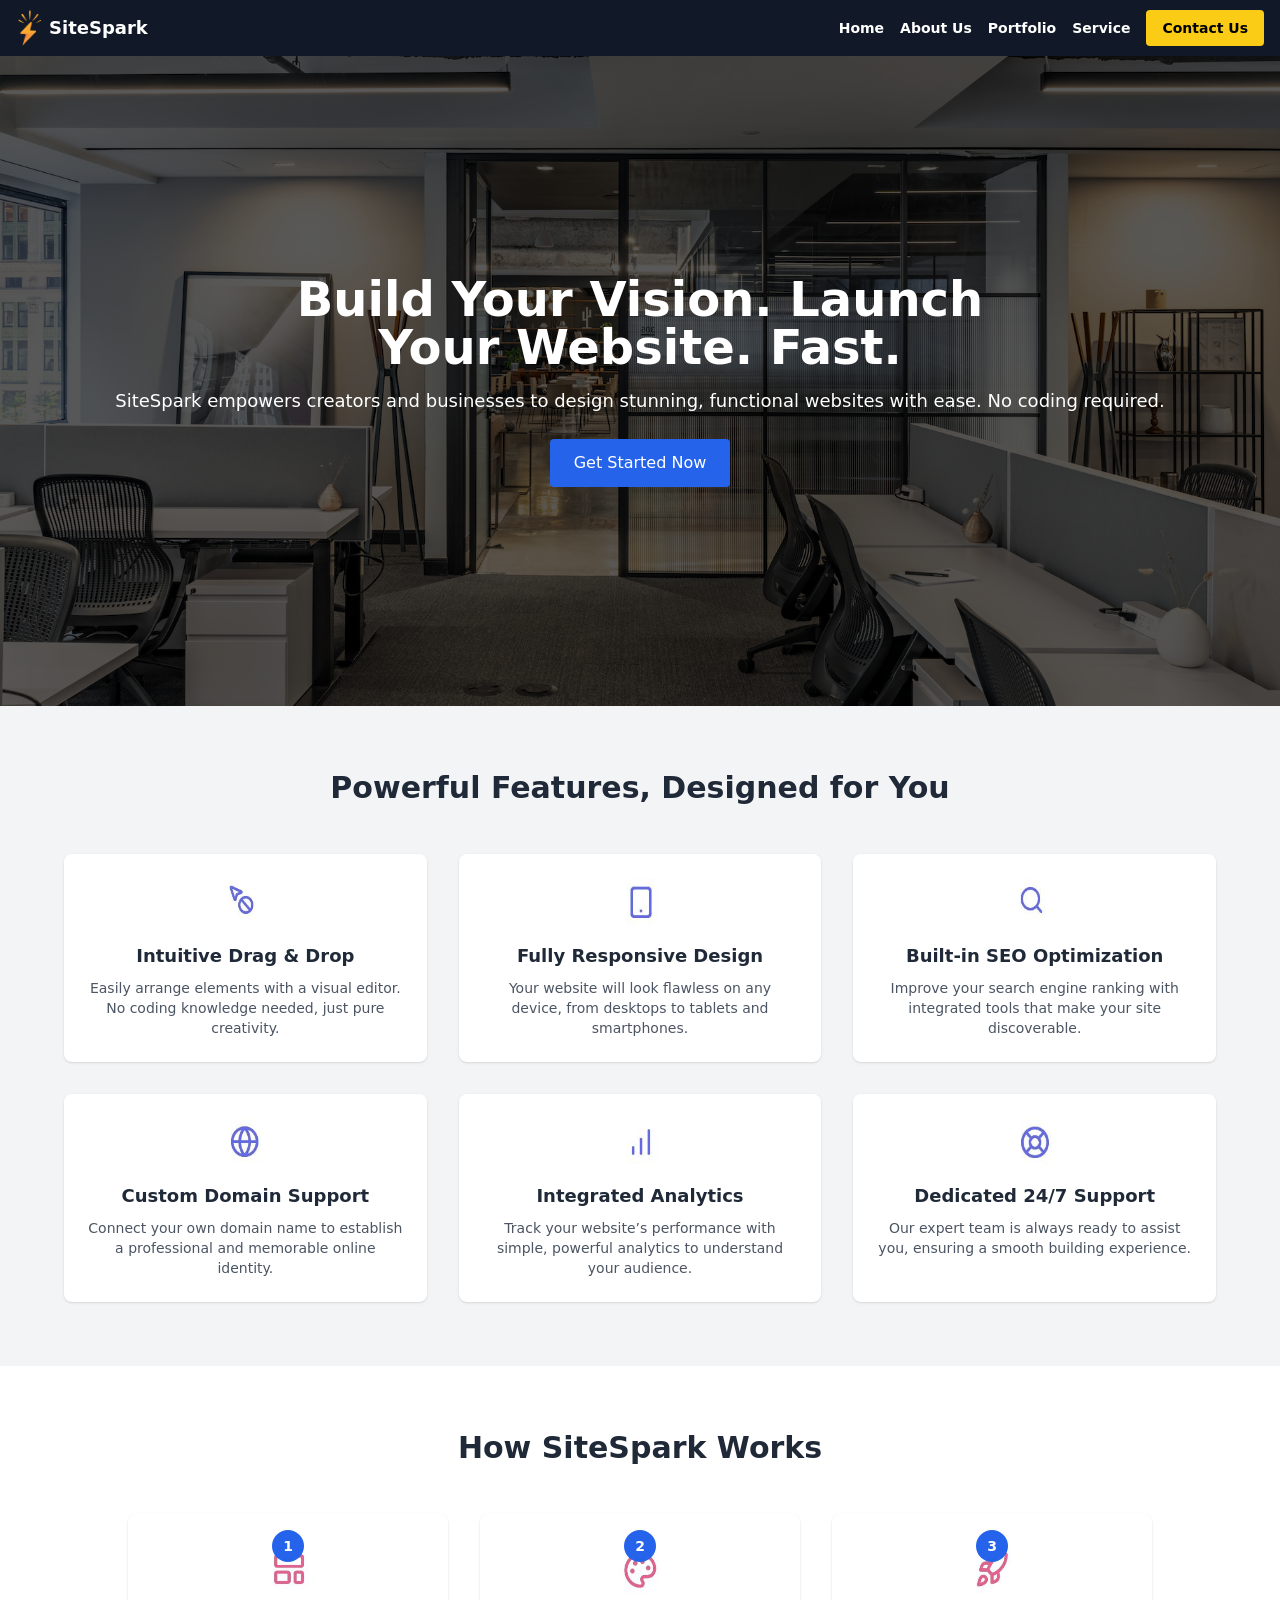
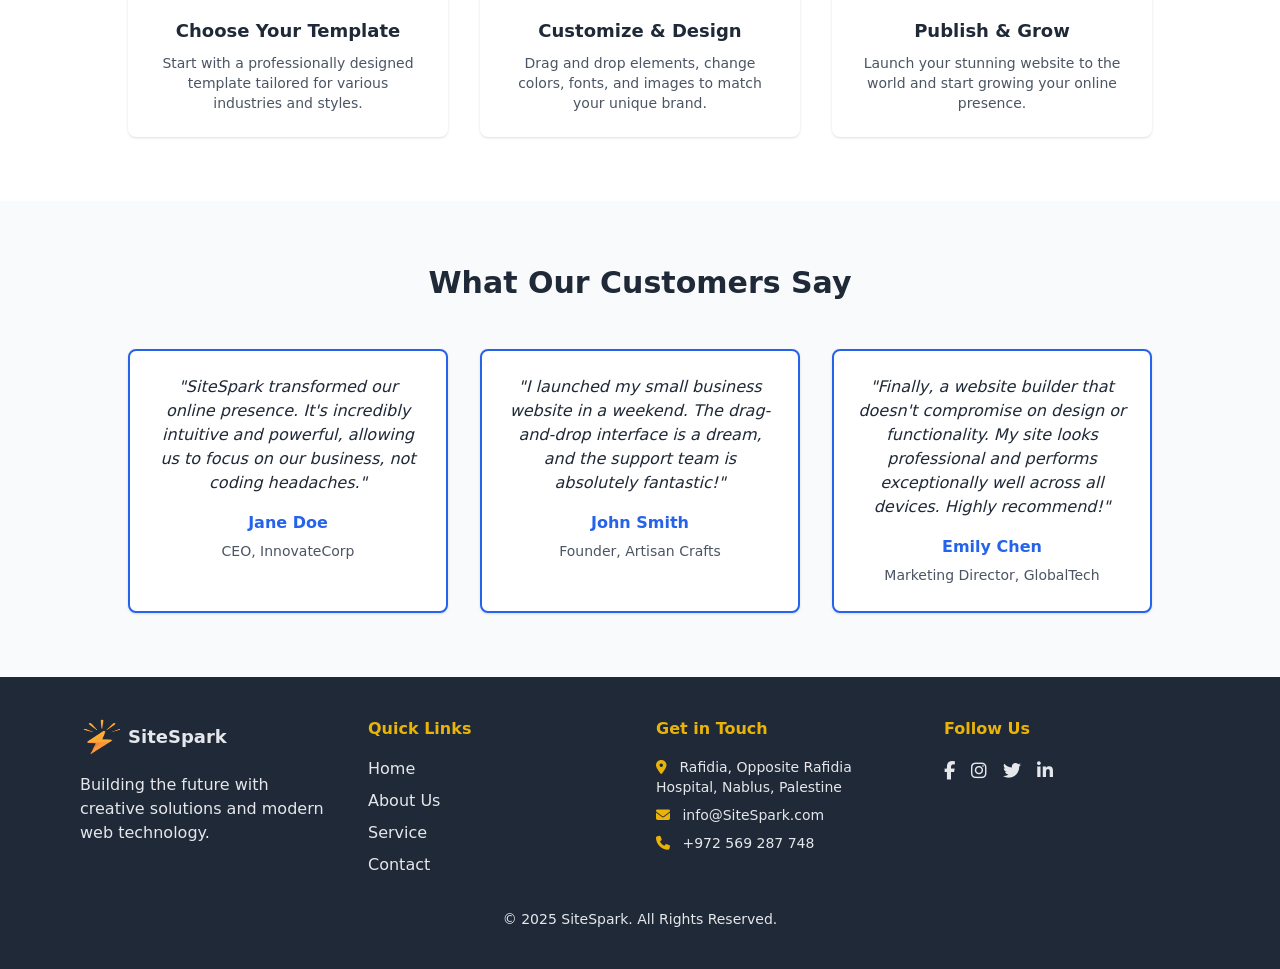
<file: ass3/src/index.html>
<!DOCTYPE html>
<html lang="en">
  <head>
    <meta charset="UTF-8" />
    <meta name="viewport" content="width=device-width, initial-scale=1.0" />
    <title>Site Spark</title>
    <link rel="stylesheet" href="./style/output.css" />
    <link rel="stylesheet" href="https://cdnjs.cloudflare.com/ajax/libs/font-awesome/6.5.0/css/all.min.css" />
  </head>
  <body class="bg-white text-gray-800">

    <nav class="bg-gray-900 text-white shadow-sm py-2 text-sm">
      <div class="container mx-auto flex items-center justify-between px-4">
        <a href="#" class="flex items-center">
          <img src="./images/SiteSpark.png" alt="Logo" class="h-10 mr-2" />
          <span class="font-bold text-lg">SiteSpark</span>
        </a>
        <div class="hidden md:flex items-center space-x-4">
          <a href="./index.html" class="hover:text-yellow-400 font-semibold">Home</a>
          <a href="./Pages/About.html" class="hover:text-yellow-400 font-semibold">About Us</a>
          <a href="./Pages/Portfolio.html" class="hover:text-yellow-400 font-semibold">Portfolio</a>
          <a href="./Pages/Service.html" class="hover:text-yellow-400 font-semibold">Service</a>
          <a href="./Pages/Contact.html" class="bg-yellow-400 text-black px-4 py-2 rounded hover:bg-yellow-500 font-semibold">Contact Us</a>
        </div>
        <button class="md:hidden" onclick="document.getElementById('mobileMenu').classList.toggle('hidden')">
          <i class="fa-solid fa-bars text-white text-xl"></i>
        </button>
      </div>

      <div id="mobileMenu" class="hidden md:hidden px-4 pb-4 bg-gray-900 flex flex-col space-y-2">
        <a href="./index.html" class="hover:text-yellow-400 font-semibold block">Home</a>
        <a href="./Pages/About.html" class="hover:text-yellow-400 font-semibold block">About Us</a>
        <a href="./Pages/Portfolio.html" class="hover:text-yellow-400 font-semibold block">Portfolio</a>
        <a href="/src/Pages/Service.html" class="hover:text-yellow-400 font-semibold block">Service</a>
        <a href="./Pages/contact.html" class="bg-yellow-400 text-black px-4 py-2 rounded hover:bg-yellow-500 font-semibold block text-center">Contact Us</a>
      </div>
    </nav>

    <section class="relative bg-center bg-cover h-[650px] flex items-center justify-center text-center px-4" style="background-image: url('./images/office2.jpg');">
      <div class="absolute inset-0 bg-black bg-opacity-65"></div>
      <div class="relative text-white">
        <h1 class="text-4xl md:text-5xl font-bold mb-4 leading-relaxed">Build Your Vision. Launch<br>Your Website. Fast.</h1>
        <p class="text-lg mb-6">SiteSpark empowers creators and businesses to design stunning, functional websites with ease. No coding required.</p>
        <button class="bg-blue-600 hover:bg-blue-700 text-white px-6 py-3 rounded transition">Get Started Now</button>
      </div>
    </section>

    <section class="bg-gray-100 py-16 px-4 text-center">
      <h2 class="text-3xl font-bold mb-12">Powerful Features, Designed for You</h2>
      <div class="grid gap-8 md:grid-cols-2 lg:grid-cols-3 max-w-6xl mx-auto">
        <div class="bg-white p-6 rounded-lg shadow hover:-translate-y-1 hover:shadow-lg transition">
          <img src="./images/Selection.jpg" alt="Drag and Drop" class="w-12 h-12 mx-auto mb-4" />
          <h3 class="text-lg font-semibold mb-2">Intuitive Drag & Drop</h3>
          <p class="text-sm text-gray-600">Easily arrange elements with a visual editor. No coding knowledge needed, just pure creativity.</p>
        </div>
        <div class="bg-white p-6 rounded-lg shadow hover:-translate-y-1 hover:shadow-lg transition">
          <img src="./images/Selection (1).jpg" alt="Responsive Design" class="w-12 h-12 mx-auto mb-4" />
          <h3 class="text-lg font-semibold mb-2">Fully Responsive Design</h3>
          <p class="text-sm text-gray-600">Your website will look flawless on any device, from desktops to tablets and smartphones.</p>
        </div>
        <div class="bg-white p-6 rounded-lg shadow hover:-translate-y-1 hover:shadow-lg transition">
          <img src="./images/Selection (2).jpg" alt="SEO Optimization" class="w-12 h-12 mx-auto mb-4" />
          <h3 class="text-lg font-semibold mb-2">Built-in SEO Optimization</h3>
          <p class="text-sm text-gray-600">Improve your search engine ranking with integrated tools that make your site discoverable.</p>
        </div>
        <div class="bg-white p-6 rounded-lg shadow hover:-translate-y-1 hover:shadow-lg transition">
          <img src="./images/Selection (3).jpg" alt="Custom Domain" class="w-12 h-12 mx-auto mb-4" />
          <h3 class="text-lg font-semibold mb-2">Custom Domain Support</h3>
          <p class="text-sm text-gray-600">Connect your own domain name to establish a professional and memorable online identity.</p>
        </div>
        <div class="bg-white p-6 rounded-lg shadow hover:-translate-y-1 hover:shadow-lg transition">
          <img src="./images/Selection (4).jpg" alt="Analytics" class="w-12 h-12 mx-auto mb-4" />
          <h3 class="text-lg font-semibold mb-2">Integrated Analytics</h3>
          <p class="text-sm text-gray-600">Track your website’s performance with simple, powerful analytics to understand your audience.</p>
        </div>
        <div class="bg-white p-6 rounded-lg shadow hover:-translate-y-1 hover:shadow-lg transition">
          <img src="./images/Selection (5).jpg" alt="24/7 Support" class="w-12 h-12 mx-auto mb-4" />
          <h3 class="text-lg font-semibold mb-2">Dedicated 24/7 Support</h3>
          <p class="text-sm text-gray-600">Our expert team is always ready to assist you, ensuring a smooth building experience.</p>
        </div>
      </div>
    </section>

    <section class="py-16 px-4 text-center">
      <h2 class="text-3xl font-bold mb-12">How SiteSpark Works</h2>
      <div class="grid gap-8 md:grid-cols-3 max-w-5xl mx-auto">
        <div class="bg-white p-6 rounded-lg shadow hover:-translate-y-1 hover:shadow-lg transition">
          <div class="relative inline-block mb-4">
            <span class="absolute -top-2 left-1/2 transform -translate-x-1/2 bg-blue-600 text-white rounded-full w-8 h-8 flex items-center justify-center text-sm font-bold">1</span>
            <img src="./images/Selection (6).jpg" alt="Choose Template" class="w-12 h-12 mx-auto mt-2" />
          </div>
          <h3 class="text-lg font-semibold mb-2">Choose Your Template</h3>
          <p class="text-sm text-gray-600">Start with a professionally designed template tailored for various industries and styles.</p>
        </div>
        <div class="bg-white p-6 rounded-lg shadow hover:-translate-y-1 hover:shadow-lg transition">
          <div class="relative inline-block mb-4">
            <span class="absolute -top-2 left-1/2 transform -translate-x-1/2 bg-blue-600 text-white rounded-full w-8 h-8 flex items-center justify-center text-sm font-bold">2</span>
            <img src="./images/Selection (9).jpg" alt="Customize Design" class="w-12 h-12 mx-auto mt-2" />
          </div>
          <h3 class="text-lg font-semibold mb-2">Customize & Design</h3>
          <p class="text-sm text-gray-600">Drag and drop elements, change colors, fonts, and images to match your unique brand.</p>
        </div>
        <div class="bg-white p-6 rounded-lg shadow hover:-translate-y-1 hover:shadow-lg transition">
          <div class="relative inline-block mb-4">
            <span class="absolute -top-2 left-1/2 transform -translate-x-1/2 bg-blue-600 text-white rounded-full w-8 h-8 flex items-center justify-center text-sm font-bold">3</span>
            <img src="./images/Selection (8).jpg" alt="Publish" class="w-12 h-12 mx-auto mt-2" />
          </div>
          <h3 class="text-lg font-semibold mb-2">Publish & Grow</h3>
          <p class="text-sm text-gray-600">Launch your stunning website to the world and start growing your online presence.</p>
        </div>
      </div>
    </section>

    <section class="py-16 px-4 text-center bg-gray-50">
      <h2 class="text-3xl font-bold mb-12">What Our Customers Say</h2>
      <div class="flex flex-wrap justify-center gap-8 max-w-5xl mx-auto">
        <div class="bg-white border-2 border-blue-600 rounded-lg p-6 w-full md:w-80 shadow hover:-translate-y-1 hover:shadow-lg transition">
          <p class="italic mb-4">"SiteSpark transformed our online presence. It's incredibly intuitive and powerful, allowing us to focus on our business, not coding headaches."</p>
          <h4 class="font-bold text-blue-600 mb-1">Jane Doe</h4>
          <span class="text-sm text-gray-600">CEO, InnovateCorp</span>
        </div>
        <div class="bg-white border-2 border-blue-600 rounded-lg p-6 w-full md:w-80 shadow hover:-translate-y-1 hover:shadow-lg transition">
          <p class="italic mb-4">"I launched my small business website in a weekend. The drag-and-drop interface is a dream, and the support team is absolutely fantastic!"</p>
          <h4 class="font-bold text-blue-600 mb-1">John Smith</h4>
          <span class="text-sm text-gray-600">Founder, Artisan Crafts</span>
        </div>
        <div class="bg-white border-2 border-blue-600 rounded-lg p-6 w-full md:w-80 shadow hover:-translate-y-1 hover:shadow-lg transition">
          <p class="italic mb-4">"Finally, a website builder that doesn't compromise on design or functionality. My site looks professional and performs exceptionally well across all devices. Highly recommend!"</p>
          <h4 class="font-bold text-blue-600 mb-1">Emily Chen</h4>
          <span class="text-sm text-gray-600">Marketing Director, GlobalTech</span>
        </div>
      </div>
    </section>

    <footer class="bg-gray-800 text-gray-200 py-10">
      <div class="max-w-6xl mx-auto px-4 grid grid-cols-1 md:grid-cols-4 gap-8">
        <div>
          <div class="flex items-center mb-4">
            <img src="./images/SiteSpark.png" alt="Logo" class="w-10 h-10 mr-2" />
            <span class="font-bold text-lg">SiteSpark</span>
          </div>
          <p>Building the future with creative solutions and modern web technology.</p>
        </div>
        <div>
          <h4 class="font-semibold mb-4 text-yellow-500">Quick Links</h4>
          <ul class="space-y-2">
            <li><a href="/src/index.html" class="hover:text-yellow-400">Home</a></li>
            <li><a href="./Pages/About.html" class="hover:text-yellow-400">About Us</a></li>
            <li><a href="./Pages/Service.html" class="hover:text-yellow-400">Service</a></li>
            <li><a href="./Pages/Contact.html" class="hover:text-yellow-400">Contact</a></li>
          </ul>
        </div>
        <div>
          <h4 class="font-semibold mb-4 text-yellow-500">Get in Touch</h4>
          <ul class="space-y-2 text-sm">
            <li><i class="fa-solid fa-location-dot mr-2 text-yellow-500"></i> Rafidia, Opposite Rafidia Hospital, Nablus, Palestine</li>
            <li><i class="fa-solid fa-envelope mr-2 text-yellow-500"></i> info@SiteSpark.com</li>
            <li><i class="fa-solid fa-phone mr-2 text-yellow-500"></i> +972 569 287 748</li>
          </ul>
        </div>
        <div>
          <h4 class="font-semibold mb-4 text-yellow-500">Follow Us</h4>
          <div class="flex space-x-4 text-lg">
            <a href="#"><i class="fa-brands fa-facebook-f hover:text-yellow-400"></i></a>
            <a href="#"><i class="fa-brands fa-instagram hover:text-yellow-400"></i></a>
            <a href="#"><i class="fa-brands fa-twitter hover:text-yellow-400"></i></a>
            <a href="#"><i class="fa-brands fa-linkedin-in hover:text-yellow-400"></i></a>
          </div>
        </div>
      </div>
      <div class="text-center mt-8 text-sm">
        © 2025 SiteSpark. All Rights Reserved.
      </div>
    </footer>

  </body>
</html>
</file>
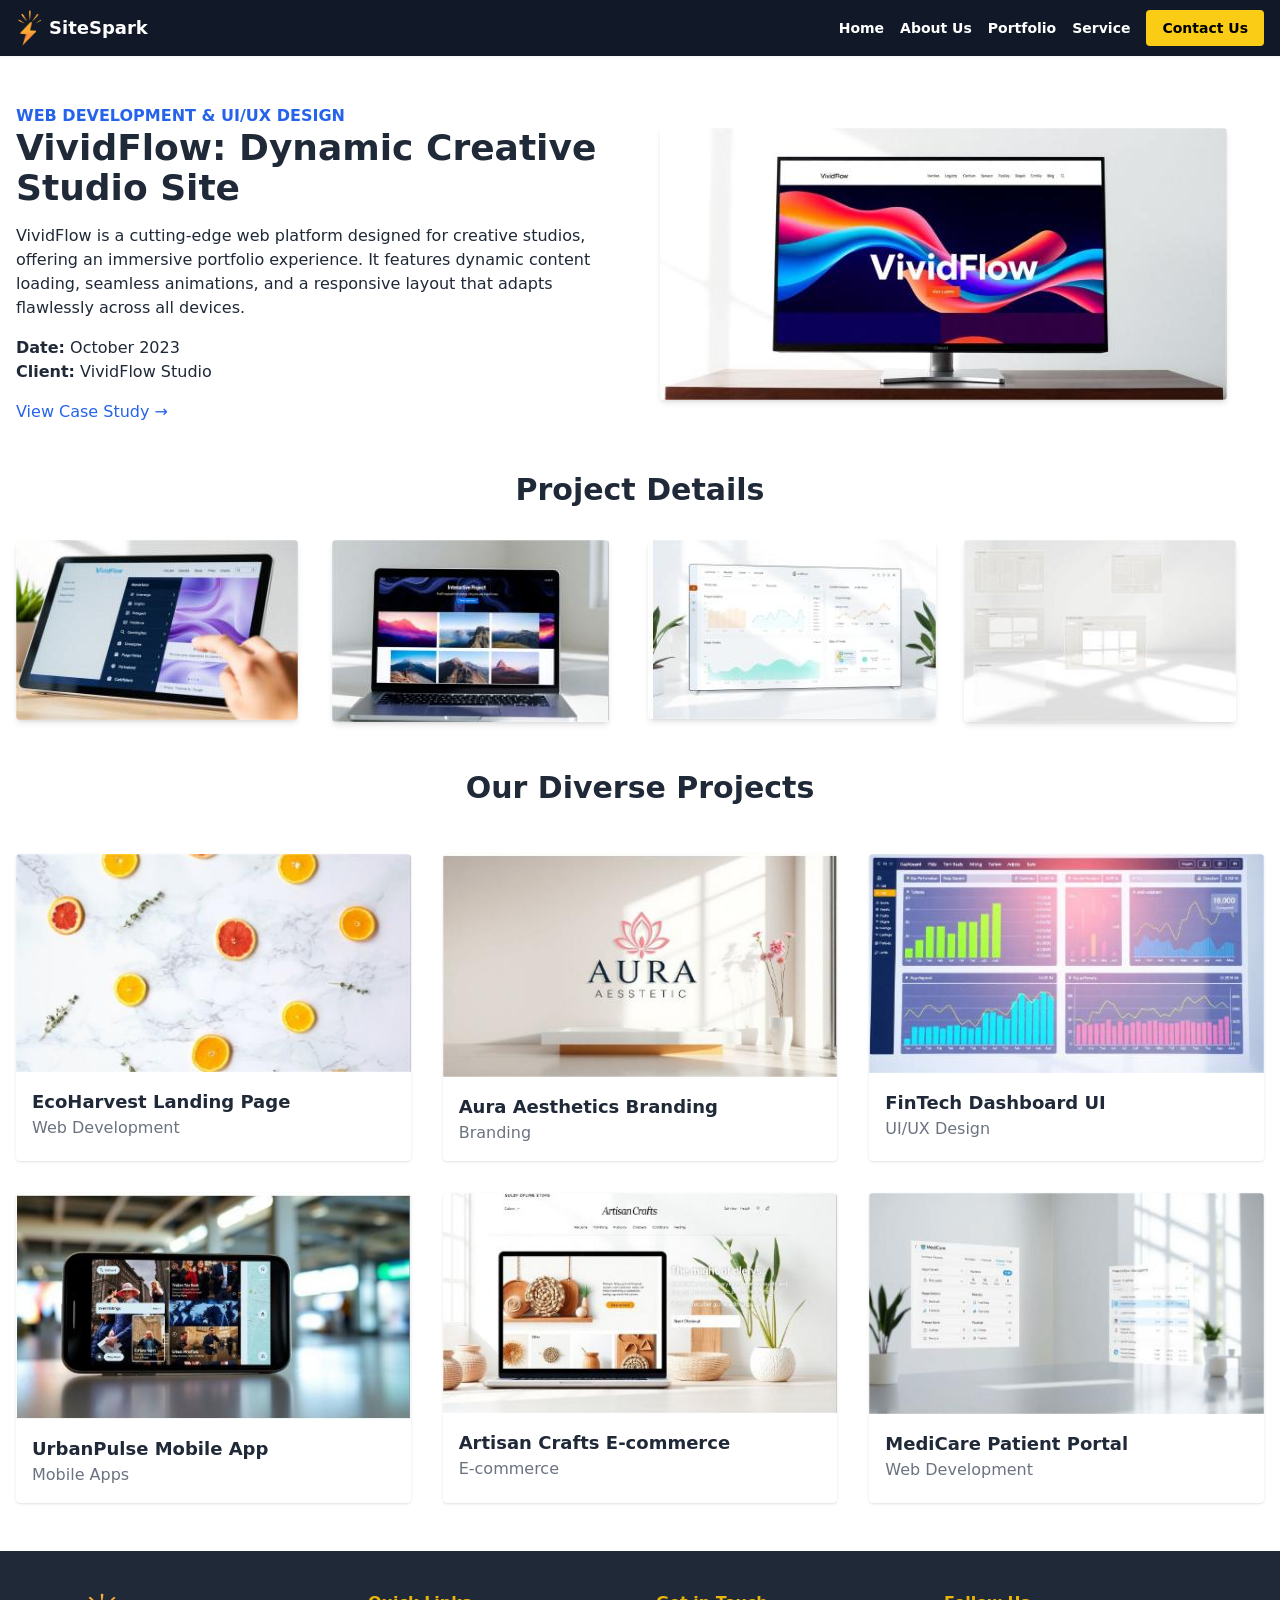
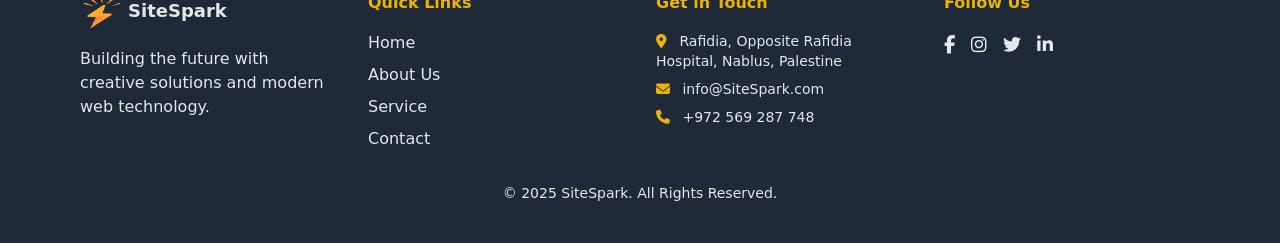
<file: ass3/src/Pages/Portfolio.html>
<!DOCTYPE html>
<html lang="en">
<head>
  <meta charset="UTF-8" />
  <meta name="viewport" content="width=device-width, initial-scale=1.0" />
  <title>Site Spark</title>
  <link rel="stylesheet" href="../style/output.css" />
  <link rel="stylesheet" href="https://cdnjs.cloudflare.com/ajax/libs/font-awesome/6.1.1/css/all.min.css" /> 
  <link rel="stylesheet" href="https://unpkg.com/aos@2.3.4/dist/aos.css" />
  <link rel="stylesheet" href="../style/Global.css" />
</head>
<body class="font-sans text-gray-800">

<nav class="bg-gray-900 text-white shadow-sm py-2 text-sm">
  <div class="container mx-auto flex items-center justify-between px-4">
    <a href="#" class="flex items-center">
      <img src="../images/SiteSpark.png" alt="Logo" class="h-10 mr-2" />
      <span class="font-bold text-lg">SiteSpark</span>
    </a>
    <div class="hidden md:flex items-center space-x-4">
      <a href="/src/index.html" class="hover:text-yellow-400 font-semibold">Home</a>
      <a href="./About.html" class="hover:text-yellow-400 font-semibold">About Us</a>
      <a href="./Portfolio.html" class="hover:text-yellow-400 font-semibold">Portfolio</a>
      <a href="./Service.html" class="hover:text-yellow-400 font-semibold">Service</a>
      <a href="./Contact.html" class="bg-yellow-400 text-black px-4 py-2 rounded hover:bg-yellow-500 font-semibold">Contact Us</a>
    </div>
    <button class="md:hidden" onclick="document.getElementById('mobileMenu').classList.toggle('hidden')">
      <i class="fa-solid fa-bars text-white text-xl"></i>
    </button>
  </div>
  <div id="mobileMenu" class="hidden md:hidden px-4 pb-4 bg-gray-900 flex flex-col space-y-2">
    <a href="/src/index.html" class="hover:text-yellow-400 font-semibold">Home</a>
    <a href="./About.html" class="hover:text-yellow-400 font-semibold">About Us</a>
    <a href="./Portfolio.html" class="hover:text-yellow-400 font-semibold">Portfolio</a>
    <a href="./Service.html" class="hover:text-yellow-400 font-semibold">Service</a>
    <a href="./Contact.html" class="bg-yellow-400 text-black px-4 py-2 rounded hover:bg-yellow-500 font-semibold">Contact Us</a>
  </div>
</nav>

<section class="container mx-auto px-4 py-12" data-aos="fade-up">
  <div class="grid md:grid-cols-2 gap-10 items-center">
    <div data-aos="fade-right">
      <p class="uppercase text-blue-600 font-semibold">Web Development & UI/UX Design</p>
      <h1 class="text-3xl md:text-4xl font-bold mb-4">VividFlow: Dynamic Creative Studio Site</h1>
      <p class="mb-4">VividFlow is a cutting-edge web platform designed for creative studios, offering an immersive portfolio experience. It features dynamic content loading, seamless animations, and a responsive layout that adapts flawlessly across all devices.</p>
      <div class="mb-4">
        <p><strong>Date:</strong> October 2023</p>
        <p><strong>Client:</strong> VividFlow Studio</p>
      </div>
      <a href="#" class="text-blue-600 hover:underline">View Case Study →</a>
    </div>
    <div data-aos="fade-left">
      <img src="../images/Selection (28).jpg" alt="VividFlow Monitor" class="rounded shadow-md" />
    </div>
  </div>
</section>

<section class="container mx-auto px-4 pb-12" data-aos="fade-up">
  <h2 class="text-3xl font-bold text-center mb-8">Project Details</h2>
  <div class="grid grid-cols-2 md:grid-cols-4 gap-4">
    <img src="../images/Selection (29).jpg" alt="Screenshot 1" class="rounded shadow-md" />
    <img src="../images/Selection (30).jpg" alt="Screenshot 2" class="rounded shadow-md" />
    <img src="../images/Selection (31).jpg" alt="Screenshot 3" class="rounded shadow-md" />
    <img src="../images/Selection (32).jpg" alt="Screenshot 4" class="rounded shadow-md" />
  </div>
</section>

<section class="container mx-auto px-4 pb-12" data-aos="zoom-in">
  <h2 class="text-3xl font-bold text-center mb-12">Our Diverse Projects</h2>
  <div class="grid sm:grid-cols-2 lg:grid-cols-3 gap-8">
    <div class="bg-white rounded shadow hover:shadow-lg transition" data-aos="fade-up" data-aos-delay="100">
      <img src="../images/Selection (33).jpg" alt="EcoHarvest" class="rounded-t" />
      <div class="p-4">
        <h5 class="text-lg font-semibold">EcoHarvest Landing Page</h5>
        <p class="text-gray-500">Web Development</p>
      </div>
    </div>
    <div class="bg-white rounded shadow hover:shadow-lg transition" data-aos="fade-up" data-aos-delay="200">
      <img src="../images/Selection (34).jpg" alt="Aura Aesthetics" class="rounded-t" />
      <div class="p-4">
        <h5 class="text-lg font-semibold">Aura Aesthetics Branding</h5>
        <p class="text-gray-500">Branding</p>
      </div>
    </div>
    <div class="bg-white rounded shadow hover:shadow-lg transition" data-aos="fade-up" data-aos-delay="300">
      <img src="../images/Selection (35).jpg" alt="FinTech UI" class="rounded-t" />
      <div class="p-4">
        <h5 class="text-lg font-semibold">FinTech Dashboard UI</h5>
        <p class="text-gray-500">UI/UX Design</p>
      </div>
    </div>
    <div class="bg-white rounded shadow hover:shadow-lg transition" data-aos="fade-up" data-aos-delay="400">
      <img src="../images/Selection (36).jpg" alt="UrbanPulse" class="rounded-t" />
      <div class="p-4">
        <h5 class="text-lg font-semibold">UrbanPulse Mobile App</h5>
        <p class="text-gray-500">Mobile Apps</p>
      </div>
    </div>
    <div class="bg-white rounded shadow hover:shadow-lg transition" data-aos="fade-up" data-aos-delay="500">
      <img src="../images/Selection (37).jpg" alt="Artisan E-commerce" class="rounded-t" />
      <div class="p-4">
        <h5 class="text-lg font-semibold">Artisan Crafts E-commerce</h5>
        <p class="text-gray-500">E-commerce</p>
      </div>
    </div>
    <div class="bg-white rounded shadow hover:shadow-lg transition" data-aos="fade-up" data-aos-delay="600">
      <img src="../images/Selection (38).jpg" alt="MediCare Portal" class="rounded-t" />
      <div class="p-4">
        <h5 class="text-lg font-semibold">MediCare Patient Portal</h5>
        <p class="text-gray-500">Web Development</p>
      </div>
    </div>
  </div>
</section>

<footer class="bg-gray-800 text-gray-200 py-10">
  <div class="max-w-6xl mx-auto px-4 grid grid-cols-1 md:grid-cols-4 gap-8">
    <div>
      <div class="flex items-center mb-4">
        <img src="../images/SiteSpark.png" alt="Logo" class="w-10 h-10 mr-2" />
        <span class="font-bold text-lg">SiteSpark</span>
      </div>
      <p>Building the future with creative solutions and modern web technology.</p>
    </div>
    <div>
      <h4 class="font-semibold mb-4 text-yellow-500">Quick Links</h4>
      <ul class="space-y-2">
        <li><a href="/src/index.html" class="hover:text-yellow-400">Home</a></li>
        <li><a href="../Pages/About.html" class="hover:text-yellow-400">About Us</a></li>
        <li><a href="../Pages/Service.html" class="hover:text-yellow-400">Service</a></li>
        <li><a href="../Pages/Contact.html" class="hover:text-yellow-400">Contact</a></li>
      </ul>
    </div>
    <div>
      <h4 class="font-semibold mb-4 text-yellow-500">Get in Touch</h4>
      <ul class="space-y-2 text-sm">
        <li><i class="fa-solid fa-location-dot mr-2 text-yellow-500"></i> Rafidia, Opposite Rafidia Hospital, Nablus, Palestine</li>
        <li><i class="fa-solid fa-envelope mr-2 text-yellow-500"></i> info@SiteSpark.com</li>
        <li><i class="fa-solid fa-phone mr-2 text-yellow-500"></i> +972 569 287 748</li>
      </ul>
    </div>
    <div>
      <h4 class="font-semibold mb-4 text-yellow-500">Follow Us</h4>
      <div class="flex space-x-4 text-lg">
        <a href="#"><i class="fa-brands fa-facebook-f hover:text-yellow-400"></i></a>
        <a href="#"><i class="fa-brands fa-instagram hover:text-yellow-400"></i></a>
        <a href="#"><i class="fa-brands fa-twitter hover:text-yellow-400"></i></a>
        <a href="#"><i class="fa-brands fa-linkedin-in hover:text-yellow-400"></i></a>
      </div>
    </div>
  </div>
  <div class="text-center mt-8 text-sm">
    © 2025 SiteSpark. All Rights Reserved.
  </div>
</footer>

<script src="https://unpkg.com/aos@2.3.4/dist/aos.js"></script>
<script>
  AOS.init({ duration: 1000, once: true });
</script>
</body>
</html>
</file>
<file: ass3/src/style/output.css>
*, ::before, ::after {
  --tw-border-spacing-x: 0;
  --tw-border-spacing-y: 0;
  --tw-translate-x: 0;
  --tw-translate-y: 0;
  --tw-rotate: 0;
  --tw-skew-x: 0;
  --tw-skew-y: 0;
  --tw-scale-x: 1;
  --tw-scale-y: 1;
  --tw-pan-x:  ;
  --tw-pan-y:  ;
  --tw-pinch-zoom:  ;
  --tw-scroll-snap-strictness: proximity;
  --tw-gradient-from-position:  ;
  --tw-gradient-via-position:  ;
  --tw-gradient-to-position:  ;
  --tw-ordinal:  ;
  --tw-slashed-zero:  ;
  --tw-numeric-figure:  ;
  --tw-numeric-spacing:  ;
  --tw-numeric-fraction:  ;
  --tw-ring-inset:  ;
  --tw-ring-offset-width: 0px;
  --tw-ring-offset-color: #fff;
  --tw-ring-color: rgb(59 130 246 / 0.5);
  --tw-ring-offset-shadow: 0 0 #0000;
  --tw-ring-shadow: 0 0 #0000;
  --tw-shadow: 0 0 #0000;
  --tw-shadow-colored: 0 0 #0000;
  --tw-blur:  ;
  --tw-brightness:  ;
  --tw-contrast:  ;
  --tw-grayscale:  ;
  --tw-hue-rotate:  ;
  --tw-invert:  ;
  --tw-saturate:  ;
  --tw-sepia:  ;
  --tw-drop-shadow:  ;
  --tw-backdrop-blur:  ;
  --tw-backdrop-brightness:  ;
  --tw-backdrop-contrast:  ;
  --tw-backdrop-grayscale:  ;
  --tw-backdrop-hue-rotate:  ;
  --tw-backdrop-invert:  ;
  --tw-backdrop-opacity:  ;
  --tw-backdrop-saturate:  ;
  --tw-backdrop-sepia:  ;
  --tw-contain-size:  ;
  --tw-contain-layout:  ;
  --tw-contain-paint:  ;
  --tw-contain-style:  ;
}

::backdrop {
  --tw-border-spacing-x: 0;
  --tw-border-spacing-y: 0;
  --tw-translate-x: 0;
  --tw-translate-y: 0;
  --tw-rotate: 0;
  --tw-skew-x: 0;
  --tw-skew-y: 0;
  --tw-scale-x: 1;
  --tw-scale-y: 1;
  --tw-pan-x:  ;
  --tw-pan-y:  ;
  --tw-pinch-zoom:  ;
  --tw-scroll-snap-strictness: proximity;
  --tw-gradient-from-position:  ;
  --tw-gradient-via-position:  ;
  --tw-gradient-to-position:  ;
  --tw-ordinal:  ;
  --tw-slashed-zero:  ;
  --tw-numeric-figure:  ;
  --tw-numeric-spacing:  ;
  --tw-numeric-fraction:  ;
  --tw-ring-inset:  ;
  --tw-ring-offset-width: 0px;
  --tw-ring-offset-color: #fff;
  --tw-ring-color: rgb(59 130 246 / 0.5);
  --tw-ring-offset-shadow: 0 0 #0000;
  --tw-ring-shadow: 0 0 #0000;
  --tw-shadow: 0 0 #0000;
  --tw-shadow-colored: 0 0 #0000;
  --tw-blur:  ;
  --tw-brightness:  ;
  --tw-contrast:  ;
  --tw-grayscale:  ;
  --tw-hue-rotate:  ;
  --tw-invert:  ;
  --tw-saturate:  ;
  --tw-sepia:  ;
  --tw-drop-shadow:  ;
  --tw-backdrop-blur:  ;
  --tw-backdrop-brightness:  ;
  --tw-backdrop-contrast:  ;
  --tw-backdrop-grayscale:  ;
  --tw-backdrop-hue-rotate:  ;
  --tw-backdrop-invert:  ;
  --tw-backdrop-opacity:  ;
  --tw-backdrop-saturate:  ;
  --tw-backdrop-sepia:  ;
  --tw-contain-size:  ;
  --tw-contain-layout:  ;
  --tw-contain-paint:  ;
  --tw-contain-style:  ;
}

/*
! tailwindcss v3.4.17 | MIT License | https://tailwindcss.com
*/

/*
1. Prevent padding and border from affecting element width. (https://github.com/mozdevs/cssremedy/issues/4)
2. Allow adding a border to an element by just adding a border-width. (https://github.com/tailwindcss/tailwindcss/pull/116)
*/

*,
::before,
::after {
  box-sizing: border-box;
  /* 1 */
  border-width: 0;
  /* 2 */
  border-style: solid;
  /* 2 */
  border-color: #e5e7eb;
  /* 2 */
}

::before,
::after {
  --tw-content: '';
}

/*
1. Use a consistent sensible line-height in all browsers.
2. Prevent adjustments of font size after orientation changes in iOS.
3. Use a more readable tab size.
4. Use the user's configured `sans` font-family by default.
5. Use the user's configured `sans` font-feature-settings by default.
6. Use the user's configured `sans` font-variation-settings by default.
7. Disable tap highlights on iOS
*/

html,
:host {
  line-height: 1.5;
  /* 1 */
  -webkit-text-size-adjust: 100%;
  /* 2 */
  -moz-tab-size: 4;
  /* 3 */
  -o-tab-size: 4;
     tab-size: 4;
  /* 3 */
  font-family: ui-sans-serif, system-ui, sans-serif, "Apple Color Emoji", "Segoe UI Emoji", "Segoe UI Symbol", "Noto Color Emoji";
  /* 4 */
  font-feature-settings: normal;
  /* 5 */
  font-variation-settings: normal;
  /* 6 */
  -webkit-tap-highlight-color: transparent;
  /* 7 */
}

/*
1. Remove the margin in all browsers.
2. Inherit line-height from `html` so users can set them as a class directly on the `html` element.
*/

body {
  margin: 0;
  /* 1 */
  line-height: inherit;
  /* 2 */
}

/*
1. Add the correct height in Firefox.
2. Correct the inheritance of border color in Firefox. (https://bugzilla.mozilla.org/show_bug.cgi?id=190655)
3. Ensure horizontal rules are visible by default.
*/

hr {
  height: 0;
  /* 1 */
  color: inherit;
  /* 2 */
  border-top-width: 1px;
  /* 3 */
}

/*
Add the correct text decoration in Chrome, Edge, and Safari.
*/

abbr:where([title]) {
  -webkit-text-decoration: underline dotted;
          text-decoration: underline dotted;
}

/*
Remove the default font size and weight for headings.
*/

h1,
h2,
h3,
h4,
h5,
h6 {
  font-size: inherit;
  font-weight: inherit;
}

/*
Reset links to optimize for opt-in styling instead of opt-out.
*/

a {
  color: inherit;
  text-decoration: inherit;
}

/*
Add the correct font weight in Edge and Safari.
*/

b,
strong {
  font-weight: bolder;
}

/*
1. Use the user's configured `mono` font-family by default.
2. Use the user's configured `mono` font-feature-settings by default.
3. Use the user's configured `mono` font-variation-settings by default.
4. Correct the odd `em` font sizing in all browsers.
*/

code,
kbd,
samp,
pre {
  font-family: ui-monospace, SFMono-Regular, Menlo, Monaco, Consolas, "Liberation Mono", "Courier New", monospace;
  /* 1 */
  font-feature-settings: normal;
  /* 2 */
  font-variation-settings: normal;
  /* 3 */
  font-size: 1em;
  /* 4 */
}

/*
Add the correct font size in all browsers.
*/

small {
  font-size: 80%;
}

/*
Prevent `sub` and `sup` elements from affecting the line height in all browsers.
*/

sub,
sup {
  font-size: 75%;
  line-height: 0;
  position: relative;
  vertical-align: baseline;
}

sub {
  bottom: -0.25em;
}

sup {
  top: -0.5em;
}

/*
1. Remove text indentation from table contents in Chrome and Safari. (https://bugs.chromium.org/p/chromium/issues/detail?id=999088, https://bugs.webkit.org/show_bug.cgi?id=201297)
2. Correct table border color inheritance in all Chrome and Safari. (https://bugs.chromium.org/p/chromium/issues/detail?id=935729, https://bugs.webkit.org/show_bug.cgi?id=195016)
3. Remove gaps between table borders by default.
*/

table {
  text-indent: 0;
  /* 1 */
  border-color: inherit;
  /* 2 */
  border-collapse: collapse;
  /* 3 */
}

/*
1. Change the font styles in all browsers.
2. Remove the margin in Firefox and Safari.
3. Remove default padding in all browsers.
*/

button,
input,
optgroup,
select,
textarea {
  font-family: inherit;
  /* 1 */
  font-feature-settings: inherit;
  /* 1 */
  font-variation-settings: inherit;
  /* 1 */
  font-size: 100%;
  /* 1 */
  font-weight: inherit;
  /* 1 */
  line-height: inherit;
  /* 1 */
  letter-spacing: inherit;
  /* 1 */
  color: inherit;
  /* 1 */
  margin: 0;
  /* 2 */
  padding: 0;
  /* 3 */
}

/*
Remove the inheritance of text transform in Edge and Firefox.
*/

button,
select {
  text-transform: none;
}

/*
1. Correct the inability to style clickable types in iOS and Safari.
2. Remove default button styles.
*/

button,
input:where([type='button']),
input:where([type='reset']),
input:where([type='submit']) {
  -webkit-appearance: button;
  /* 1 */
  background-color: transparent;
  /* 2 */
  background-image: none;
  /* 2 */
}

/*
Use the modern Firefox focus style for all focusable elements.
*/

:-moz-focusring {
  outline: auto;
}

/*
Remove the additional `:invalid` styles in Firefox. (https://github.com/mozilla/gecko-dev/blob/2f9eacd9d3d995c937b4251a5557d95d494c9be1/layout/style/res/forms.css#L728-L737)
*/

:-moz-ui-invalid {
  box-shadow: none;
}

/*
Add the correct vertical alignment in Chrome and Firefox.
*/

progress {
  vertical-align: baseline;
}

/*
Correct the cursor style of increment and decrement buttons in Safari.
*/

::-webkit-inner-spin-button,
::-webkit-outer-spin-button {
  height: auto;
}

/*
1. Correct the odd appearance in Chrome and Safari.
2. Correct the outline style in Safari.
*/

[type='search'] {
  -webkit-appearance: textfield;
  /* 1 */
  outline-offset: -2px;
  /* 2 */
}

/*
Remove the inner padding in Chrome and Safari on macOS.
*/

::-webkit-search-decoration {
  -webkit-appearance: none;
}

/*
1. Correct the inability to style clickable types in iOS and Safari.
2. Change font properties to `inherit` in Safari.
*/

::-webkit-file-upload-button {
  -webkit-appearance: button;
  /* 1 */
  font: inherit;
  /* 2 */
}

/*
Add the correct display in Chrome and Safari.
*/

summary {
  display: list-item;
}

/*
Removes the default spacing and border for appropriate elements.
*/

blockquote,
dl,
dd,
h1,
h2,
h3,
h4,
h5,
h6,
hr,
figure,
p,
pre {
  margin: 0;
}

fieldset {
  margin: 0;
  padding: 0;
}

legend {
  padding: 0;
}

ol,
ul,
menu {
  list-style: none;
  margin: 0;
  padding: 0;
}

/*
Reset default styling for dialogs.
*/

dialog {
  padding: 0;
}

/*
Prevent resizing textareas horizontally by default.
*/

textarea {
  resize: vertical;
}

/*
1. Reset the default placeholder opacity in Firefox. (https://github.com/tailwindlabs/tailwindcss/issues/3300)
2. Set the default placeholder color to the user's configured gray 400 color.
*/

input::-moz-placeholder, textarea::-moz-placeholder {
  opacity: 1;
  /* 1 */
  color: #9ca3af;
  /* 2 */
}

input::placeholder,
textarea::placeholder {
  opacity: 1;
  /* 1 */
  color: #9ca3af;
  /* 2 */
}

/*
Set the default cursor for buttons.
*/

button,
[role="button"] {
  cursor: pointer;
}

/*
Make sure disabled buttons don't get the pointer cursor.
*/

:disabled {
  cursor: default;
}

/*
1. Make replaced elements `display: block` by default. (https://github.com/mozdevs/cssremedy/issues/14)
2. Add `vertical-align: middle` to align replaced elements more sensibly by default. (https://github.com/jensimmons/cssremedy/issues/14#issuecomment-634934210)
   This can trigger a poorly considered lint error in some tools but is included by design.
*/

img,
svg,
video,
canvas,
audio,
iframe,
embed,
object {
  display: block;
  /* 1 */
  vertical-align: middle;
  /* 2 */
}

/*
Constrain images and videos to the parent width and preserve their intrinsic aspect ratio. (https://github.com/mozdevs/cssremedy/issues/14)
*/

img,
video {
  max-width: 100%;
  height: auto;
}

/* Make elements with the HTML hidden attribute stay hidden by default */

[hidden]:where(:not([hidden="until-found"])) {
  display: none;
}

.container {
  width: 100%;
}

@media (min-width: 640px) {
  .container {
    max-width: 640px;
  }
}

@media (min-width: 768px) {
  .container {
    max-width: 768px;
  }
}

@media (min-width: 1024px) {
  .container {
    max-width: 1024px;
  }
}

@media (min-width: 1280px) {
  .container {
    max-width: 1280px;
  }
}

@media (min-width: 1536px) {
  .container {
    max-width: 1536px;
  }
}

.absolute {
  position: absolute;
}

.relative {
  position: relative;
}

.sticky {
  position: sticky;
}

.inset-0 {
  inset: 0px;
}

.-top-2 {
  top: -0.5rem;
}

.left-1\/2 {
  left: 50%;
}

.top-0 {
  top: 0px;
}

.z-50 {
  z-index: 50;
}

.mx-auto {
  margin-left: auto;
  margin-right: auto;
}

.my-10 {
  margin-top: 2.5rem;
  margin-bottom: 2.5rem;
}

.mb-1 {
  margin-bottom: 0.25rem;
}

.mb-12 {
  margin-bottom: 3rem;
}

.mb-2 {
  margin-bottom: 0.5rem;
}

.mb-4 {
  margin-bottom: 1rem;
}

.mb-6 {
  margin-bottom: 1.5rem;
}

.mb-8 {
  margin-bottom: 2rem;
}

.ml-1 {
  margin-left: 0.25rem;
}

.mr-1 {
  margin-right: 0.25rem;
}

.mr-2 {
  margin-right: 0.5rem;
}

.mt-16 {
  margin-top: 4rem;
}

.mt-2 {
  margin-top: 0.5rem;
}

.mt-6 {
  margin-top: 1.5rem;
}

.mt-8 {
  margin-top: 2rem;
}

.mb-10 {
  margin-bottom: 2.5rem;
}

.block {
  display: block;
}

.inline-block {
  display: inline-block;
}

.flex {
  display: flex;
}

.grid {
  display: grid;
}

.hidden {
  display: none;
}

.h-10 {
  height: 2.5rem;
}

.h-12 {
  height: 3rem;
}

.h-8 {
  height: 2rem;
}

.h-\[650px\] {
  height: 650px;
}

.h-full {
  height: 100%;
}

.h-24 {
  height: 6rem;
}

.min-h-\[400px\] {
  min-height: 400px;
}

.w-10 {
  width: 2.5rem;
}

.w-12 {
  width: 3rem;
}

.w-40 {
  width: 10rem;
}

.w-8 {
  width: 2rem;
}

.w-full {
  width: 100%;
}

.w-24 {
  width: 6rem;
}

.min-w-\[280px\] {
  min-width: 280px;
}

.max-w-2xl {
  max-width: 42rem;
}

.max-w-5xl {
  max-width: 64rem;
}

.max-w-6xl {
  max-width: 72rem;
}

.max-w-7xl {
  max-width: 80rem;
}

.max-w-md {
  max-width: 28rem;
}

.max-w-xl {
  max-width: 36rem;
}

.flex-1 {
  flex: 1 1 0%;
}

.grow {
  flex-grow: 1;
}

.-translate-x-1\/2 {
  --tw-translate-x: -50%;
  transform: translate(var(--tw-translate-x), var(--tw-translate-y)) rotate(var(--tw-rotate)) skewX(var(--tw-skew-x)) skewY(var(--tw-skew-y)) scaleX(var(--tw-scale-x)) scaleY(var(--tw-scale-y));
}

.transform {
  transform: translate(var(--tw-translate-x), var(--tw-translate-y)) rotate(var(--tw-rotate)) skewX(var(--tw-skew-x)) skewY(var(--tw-skew-y)) scaleX(var(--tw-scale-x)) scaleY(var(--tw-scale-y));
}

.cursor-pointer {
  cursor: pointer;
}

.grid-cols-1 {
  grid-template-columns: repeat(1, minmax(0, 1fr));
}

.grid-cols-2 {
  grid-template-columns: repeat(2, minmax(0, 1fr));
}

.flex-col {
  flex-direction: column;
}

.flex-wrap {
  flex-wrap: wrap;
}

.items-center {
  align-items: center;
}

.justify-center {
  justify-content: center;
}

.justify-between {
  justify-content: space-between;
}

.gap-10 {
  gap: 2.5rem;
}

.gap-2 {
  gap: 0.5rem;
}

.gap-4 {
  gap: 1rem;
}

.gap-6 {
  gap: 1.5rem;
}

.gap-8 {
  gap: 2rem;
}

.gap-5 {
  gap: 1.25rem;
}

.space-x-2 > :not([hidden]) ~ :not([hidden]) {
  --tw-space-x-reverse: 0;
  margin-right: calc(0.5rem * var(--tw-space-x-reverse));
  margin-left: calc(0.5rem * calc(1 - var(--tw-space-x-reverse)));
}

.space-x-4 > :not([hidden]) ~ :not([hidden]) {
  --tw-space-x-reverse: 0;
  margin-right: calc(1rem * var(--tw-space-x-reverse));
  margin-left: calc(1rem * calc(1 - var(--tw-space-x-reverse)));
}

.space-x-6 > :not([hidden]) ~ :not([hidden]) {
  --tw-space-x-reverse: 0;
  margin-right: calc(1.5rem * var(--tw-space-x-reverse));
  margin-left: calc(1.5rem * calc(1 - var(--tw-space-x-reverse)));
}

.space-y-1 > :not([hidden]) ~ :not([hidden]) {
  --tw-space-y-reverse: 0;
  margin-top: calc(0.25rem * calc(1 - var(--tw-space-y-reverse)));
  margin-bottom: calc(0.25rem * var(--tw-space-y-reverse));
}

.space-y-2 > :not([hidden]) ~ :not([hidden]) {
  --tw-space-y-reverse: 0;
  margin-top: calc(0.5rem * calc(1 - var(--tw-space-y-reverse)));
  margin-bottom: calc(0.5rem * var(--tw-space-y-reverse));
}

.overflow-hidden {
  overflow: hidden;
}

.rounded {
  border-radius: 0.25rem;
}

.rounded-2xl {
  border-radius: 1rem;
}

.rounded-3xl {
  border-radius: 1.5rem;
}

.rounded-full {
  border-radius: 9999px;
}

.rounded-lg {
  border-radius: 0.5rem;
}

.rounded-t {
  border-top-left-radius: 0.25rem;
  border-top-right-radius: 0.25rem;
}

.border {
  border-width: 1px;
}

.border-0 {
  border-width: 0px;
}

.border-2 {
  border-width: 2px;
}

.border-4 {
  border-width: 4px;
}

.border-t {
  border-top-width: 1px;
}

.border-blue-600 {
  --tw-border-opacity: 1;
  border-color: rgb(37 99 235 / var(--tw-border-opacity, 1));
}

.border-gray-300 {
  --tw-border-opacity: 1;
  border-color: rgb(209 213 219 / var(--tw-border-opacity, 1));
}

.border-gray-700 {
  --tw-border-opacity: 1;
  border-color: rgb(55 65 81 / var(--tw-border-opacity, 1));
}

.border-indigo-600 {
  --tw-border-opacity: 1;
  border-color: rgb(79 70 229 / var(--tw-border-opacity, 1));
}

.bg-black {
  --tw-bg-opacity: 1;
  background-color: rgb(0 0 0 / var(--tw-bg-opacity, 1));
}

.bg-blue-600 {
  --tw-bg-opacity: 1;
  background-color: rgb(37 99 235 / var(--tw-bg-opacity, 1));
}

.bg-gray-100 {
  --tw-bg-opacity: 1;
  background-color: rgb(243 244 246 / var(--tw-bg-opacity, 1));
}

.bg-gray-50 {
  --tw-bg-opacity: 1;
  background-color: rgb(249 250 251 / var(--tw-bg-opacity, 1));
}

.bg-gray-800 {
  --tw-bg-opacity: 1;
  background-color: rgb(31 41 55 / var(--tw-bg-opacity, 1));
}

.bg-gray-900 {
  --tw-bg-opacity: 1;
  background-color: rgb(17 24 39 / var(--tw-bg-opacity, 1));
}

.bg-indigo-600 {
  --tw-bg-opacity: 1;
  background-color: rgb(79 70 229 / var(--tw-bg-opacity, 1));
}

.bg-white {
  --tw-bg-opacity: 1;
  background-color: rgb(255 255 255 / var(--tw-bg-opacity, 1));
}

.bg-yellow-400 {
  --tw-bg-opacity: 1;
  background-color: rgb(250 204 21 / var(--tw-bg-opacity, 1));
}

.bg-opacity-65 {
  --tw-bg-opacity: 0.65;
}

.bg-gradient-to-r {
  background-image: linear-gradient(to right, var(--tw-gradient-stops));
}

.from-pink-100 {
  --tw-gradient-from: #fce7f3 var(--tw-gradient-from-position);
  --tw-gradient-to: rgb(252 231 243 / 0) var(--tw-gradient-to-position);
  --tw-gradient-stops: var(--tw-gradient-from), var(--tw-gradient-to);
}

.to-indigo-100 {
  --tw-gradient-to: #e0e7ff var(--tw-gradient-to-position);
}

.bg-cover {
  background-size: cover;
}

.bg-center {
  background-position: center;
}

.object-cover {
  -o-object-fit: cover;
     object-fit: cover;
}

.p-4 {
  padding: 1rem;
}

.p-6 {
  padding: 1.5rem;
}

.p-5 {
  padding: 1.25rem;
}

.px-3 {
  padding-left: 0.75rem;
  padding-right: 0.75rem;
}

.px-4 {
  padding-left: 1rem;
  padding-right: 1rem;
}

.px-6 {
  padding-left: 1.5rem;
  padding-right: 1.5rem;
}

.py-1 {
  padding-top: 0.25rem;
  padding-bottom: 0.25rem;
}

.py-10 {
  padding-top: 2.5rem;
  padding-bottom: 2.5rem;
}

.py-12 {
  padding-top: 3rem;
  padding-bottom: 3rem;
}

.py-16 {
  padding-top: 4rem;
  padding-bottom: 4rem;
}

.py-2 {
  padding-top: 0.5rem;
  padding-bottom: 0.5rem;
}

.py-20 {
  padding-top: 5rem;
  padding-bottom: 5rem;
}

.py-3 {
  padding-top: 0.75rem;
  padding-bottom: 0.75rem;
}

.py-4 {
  padding-top: 1rem;
  padding-bottom: 1rem;
}

.pb-12 {
  padding-bottom: 3rem;
}

.pb-4 {
  padding-bottom: 1rem;
}

.pt-12 {
  padding-top: 3rem;
}

.pt-4 {
  padding-top: 1rem;
}

.text-left {
  text-align: left;
}

.text-center {
  text-align: center;
}

.font-sans {
  font-family: ui-sans-serif, system-ui, sans-serif, "Apple Color Emoji", "Segoe UI Emoji", "Segoe UI Symbol", "Noto Color Emoji";
}

.text-2xl {
  font-size: 1.5rem;
  line-height: 2rem;
}

.text-3xl {
  font-size: 1.875rem;
  line-height: 2.25rem;
}

.text-4xl {
  font-size: 2.25rem;
  line-height: 2.5rem;
}

.text-lg {
  font-size: 1.125rem;
  line-height: 1.75rem;
}

.text-sm {
  font-size: 0.875rem;
  line-height: 1.25rem;
}

.text-xl {
  font-size: 1.25rem;
  line-height: 1.75rem;
}

.text-base {
  font-size: 1rem;
  line-height: 1.5rem;
}

.text-5xl {
  font-size: 3rem;
  line-height: 1;
}

.font-bold {
  font-weight: 700;
}

.font-medium {
  font-weight: 500;
}

.font-semibold {
  font-weight: 600;
}

.uppercase {
  text-transform: uppercase;
}

.italic {
  font-style: italic;
}

.leading-relaxed {
  line-height: 1.625;
}

.leading-snug {
  line-height: 1.375;
}

.text-black {
  --tw-text-opacity: 1;
  color: rgb(0 0 0 / var(--tw-text-opacity, 1));
}

.text-blue-500 {
  --tw-text-opacity: 1;
  color: rgb(59 130 246 / var(--tw-text-opacity, 1));
}

.text-blue-600 {
  --tw-text-opacity: 1;
  color: rgb(37 99 235 / var(--tw-text-opacity, 1));
}

.text-cyan-500 {
  --tw-text-opacity: 1;
  color: rgb(6 182 212 / var(--tw-text-opacity, 1));
}

.text-gray-200 {
  --tw-text-opacity: 1;
  color: rgb(229 231 235 / var(--tw-text-opacity, 1));
}

.text-gray-400 {
  --tw-text-opacity: 1;
  color: rgb(156 163 175 / var(--tw-text-opacity, 1));
}

.text-gray-500 {
  --tw-text-opacity: 1;
  color: rgb(107 114 128 / var(--tw-text-opacity, 1));
}

.text-gray-600 {
  --tw-text-opacity: 1;
  color: rgb(75 85 99 / var(--tw-text-opacity, 1));
}

.text-gray-700 {
  --tw-text-opacity: 1;
  color: rgb(55 65 81 / var(--tw-text-opacity, 1));
}

.text-gray-800 {
  --tw-text-opacity: 1;
  color: rgb(31 41 55 / var(--tw-text-opacity, 1));
}

.text-gray-900 {
  --tw-text-opacity: 1;
  color: rgb(17 24 39 / var(--tw-text-opacity, 1));
}

.text-green-500 {
  --tw-text-opacity: 1;
  color: rgb(34 197 94 / var(--tw-text-opacity, 1));
}

.text-indigo-600 {
  --tw-text-opacity: 1;
  color: rgb(79 70 229 / var(--tw-text-opacity, 1));
}

.text-red-500 {
  --tw-text-opacity: 1;
  color: rgb(239 68 68 / var(--tw-text-opacity, 1));
}

.text-white {
  --tw-text-opacity: 1;
  color: rgb(255 255 255 / var(--tw-text-opacity, 1));
}

.text-yellow-400 {
  --tw-text-opacity: 1;
  color: rgb(250 204 21 / var(--tw-text-opacity, 1));
}

.text-yellow-500 {
  --tw-text-opacity: 1;
  color: rgb(234 179 8 / var(--tw-text-opacity, 1));
}

.shadow {
  --tw-shadow: 0 1px 3px 0 rgb(0 0 0 / 0.1), 0 1px 2px -1px rgb(0 0 0 / 0.1);
  --tw-shadow-colored: 0 1px 3px 0 var(--tw-shadow-color), 0 1px 2px -1px var(--tw-shadow-color);
  box-shadow: var(--tw-ring-offset-shadow, 0 0 #0000), var(--tw-ring-shadow, 0 0 #0000), var(--tw-shadow);
}

.shadow-lg {
  --tw-shadow: 0 10px 15px -3px rgb(0 0 0 / 0.1), 0 4px 6px -4px rgb(0 0 0 / 0.1);
  --tw-shadow-colored: 0 10px 15px -3px var(--tw-shadow-color), 0 4px 6px -4px var(--tw-shadow-color);
  box-shadow: var(--tw-ring-offset-shadow, 0 0 #0000), var(--tw-ring-shadow, 0 0 #0000), var(--tw-shadow);
}

.shadow-md {
  --tw-shadow: 0 4px 6px -1px rgb(0 0 0 / 0.1), 0 2px 4px -2px rgb(0 0 0 / 0.1);
  --tw-shadow-colored: 0 4px 6px -1px var(--tw-shadow-color), 0 2px 4px -2px var(--tw-shadow-color);
  box-shadow: var(--tw-ring-offset-shadow, 0 0 #0000), var(--tw-ring-shadow, 0 0 #0000), var(--tw-shadow);
}

.shadow-sm {
  --tw-shadow: 0 1px 2px 0 rgb(0 0 0 / 0.05);
  --tw-shadow-colored: 0 1px 2px 0 var(--tw-shadow-color);
  box-shadow: var(--tw-ring-offset-shadow, 0 0 #0000), var(--tw-ring-shadow, 0 0 #0000), var(--tw-shadow);
}

.transition {
  transition-property: color, background-color, border-color, text-decoration-color, fill, stroke, opacity, box-shadow, transform, filter, -webkit-backdrop-filter;
  transition-property: color, background-color, border-color, text-decoration-color, fill, stroke, opacity, box-shadow, transform, filter, backdrop-filter;
  transition-property: color, background-color, border-color, text-decoration-color, fill, stroke, opacity, box-shadow, transform, filter, backdrop-filter, -webkit-backdrop-filter;
  transition-timing-function: cubic-bezier(0.4, 0, 0.2, 1);
  transition-duration: 150ms;
}

.hover\:-translate-y-1:hover {
  --tw-translate-y: -0.25rem;
  transform: translate(var(--tw-translate-x), var(--tw-translate-y)) rotate(var(--tw-rotate)) skewX(var(--tw-skew-x)) skewY(var(--tw-skew-y)) scaleX(var(--tw-scale-x)) scaleY(var(--tw-scale-y));
}

.hover\:bg-blue-700:hover {
  --tw-bg-opacity: 1;
  background-color: rgb(29 78 216 / var(--tw-bg-opacity, 1));
}

.hover\:bg-gray-100:hover {
  --tw-bg-opacity: 1;
  background-color: rgb(243 244 246 / var(--tw-bg-opacity, 1));
}

.hover\:bg-indigo-700:hover {
  --tw-bg-opacity: 1;
  background-color: rgb(67 56 202 / var(--tw-bg-opacity, 1));
}

.hover\:bg-yellow-300:hover {
  --tw-bg-opacity: 1;
  background-color: rgb(253 224 71 / var(--tw-bg-opacity, 1));
}

.hover\:bg-yellow-500:hover {
  --tw-bg-opacity: 1;
  background-color: rgb(234 179 8 / var(--tw-bg-opacity, 1));
}

.hover\:text-blue-600:hover {
  --tw-text-opacity: 1;
  color: rgb(37 99 235 / var(--tw-text-opacity, 1));
}

.hover\:text-indigo-600:hover {
  --tw-text-opacity: 1;
  color: rgb(79 70 229 / var(--tw-text-opacity, 1));
}

.hover\:text-yellow-400:hover {
  --tw-text-opacity: 1;
  color: rgb(250 204 21 / var(--tw-text-opacity, 1));
}

.hover\:underline:hover {
  text-decoration-line: underline;
}

.hover\:shadow-lg:hover {
  --tw-shadow: 0 10px 15px -3px rgb(0 0 0 / 0.1), 0 4px 6px -4px rgb(0 0 0 / 0.1);
  --tw-shadow-colored: 0 10px 15px -3px var(--tw-shadow-color), 0 4px 6px -4px var(--tw-shadow-color);
  box-shadow: var(--tw-ring-offset-shadow, 0 0 #0000), var(--tw-ring-shadow, 0 0 #0000), var(--tw-shadow);
}

.hover\:shadow-md:hover {
  --tw-shadow: 0 4px 6px -1px rgb(0 0 0 / 0.1), 0 2px 4px -2px rgb(0 0 0 / 0.1);
  --tw-shadow-colored: 0 4px 6px -1px var(--tw-shadow-color), 0 2px 4px -2px var(--tw-shadow-color);
  box-shadow: var(--tw-ring-offset-shadow, 0 0 #0000), var(--tw-ring-shadow, 0 0 #0000), var(--tw-shadow);
}

.hover\:shadow-xl:hover {
  --tw-shadow: 0 20px 25px -5px rgb(0 0 0 / 0.1), 0 8px 10px -6px rgb(0 0 0 / 0.1);
  --tw-shadow-colored: 0 20px 25px -5px var(--tw-shadow-color), 0 8px 10px -6px var(--tw-shadow-color);
  box-shadow: var(--tw-ring-offset-shadow, 0 0 #0000), var(--tw-ring-shadow, 0 0 #0000), var(--tw-shadow);
}

.focus\:outline-none:focus {
  outline: 2px solid transparent;
  outline-offset: 2px;
}

.focus\:ring-2:focus {
  --tw-ring-offset-shadow: var(--tw-ring-inset) 0 0 0 var(--tw-ring-offset-width) var(--tw-ring-offset-color);
  --tw-ring-shadow: var(--tw-ring-inset) 0 0 0 calc(2px + var(--tw-ring-offset-width)) var(--tw-ring-color);
  box-shadow: var(--tw-ring-offset-shadow), var(--tw-ring-shadow), var(--tw-shadow, 0 0 #0000);
}

.focus\:ring-blue-500:focus {
  --tw-ring-opacity: 1;
  --tw-ring-color: rgb(59 130 246 / var(--tw-ring-opacity, 1));
}

.group:hover .group-hover\:block {
  display: block;
}

.peer:checked ~ .peer-checked\:block {
  display: block;
}

@media (min-width: 640px) {
  .sm\:grid-cols-2 {
    grid-template-columns: repeat(2, minmax(0, 1fr));
  }
}

@media (min-width: 768px) {
  .md\:inline-block {
    display: inline-block;
  }

  .md\:flex {
    display: flex;
  }

  .md\:hidden {
    display: none;
  }

  .md\:w-1\/2 {
    width: 50%;
  }

  .md\:w-80 {
    width: 20rem;
  }

  .md\:grid-cols-2 {
    grid-template-columns: repeat(2, minmax(0, 1fr));
  }

  .md\:grid-cols-3 {
    grid-template-columns: repeat(3, minmax(0, 1fr));
  }

  .md\:grid-cols-4 {
    grid-template-columns: repeat(4, minmax(0, 1fr));
  }

  .md\:flex-row {
    flex-direction: row;
  }

  .md\:text-4xl {
    font-size: 2.25rem;
    line-height: 2.5rem;
  }

  .md\:text-5xl {
    font-size: 3rem;
    line-height: 1;
  }
}

@media (min-width: 1024px) {
  .lg\:inline-block {
    display: inline-block;
  }

  .lg\:flex {
    display: flex;
  }

  .lg\:hidden {
    display: none;
  }

  .lg\:grid-cols-2 {
    grid-template-columns: repeat(2, minmax(0, 1fr));
  }

  .lg\:grid-cols-3 {
    grid-template-columns: repeat(3, minmax(0, 1fr));
  }

  .lg\:space-x-6 > :not([hidden]) ~ :not([hidden]) {
    --tw-space-x-reverse: 0;
    margin-right: calc(1.5rem * var(--tw-space-x-reverse));
    margin-left: calc(1.5rem * calc(1 - var(--tw-space-x-reverse)));
  }
}
</file>
<file: ass3/src/style/Global.css>
* {
  box-sizing: border-box;
}
html, body {
  overflow-x: hidden;
  width: 100%;
}
</file>
